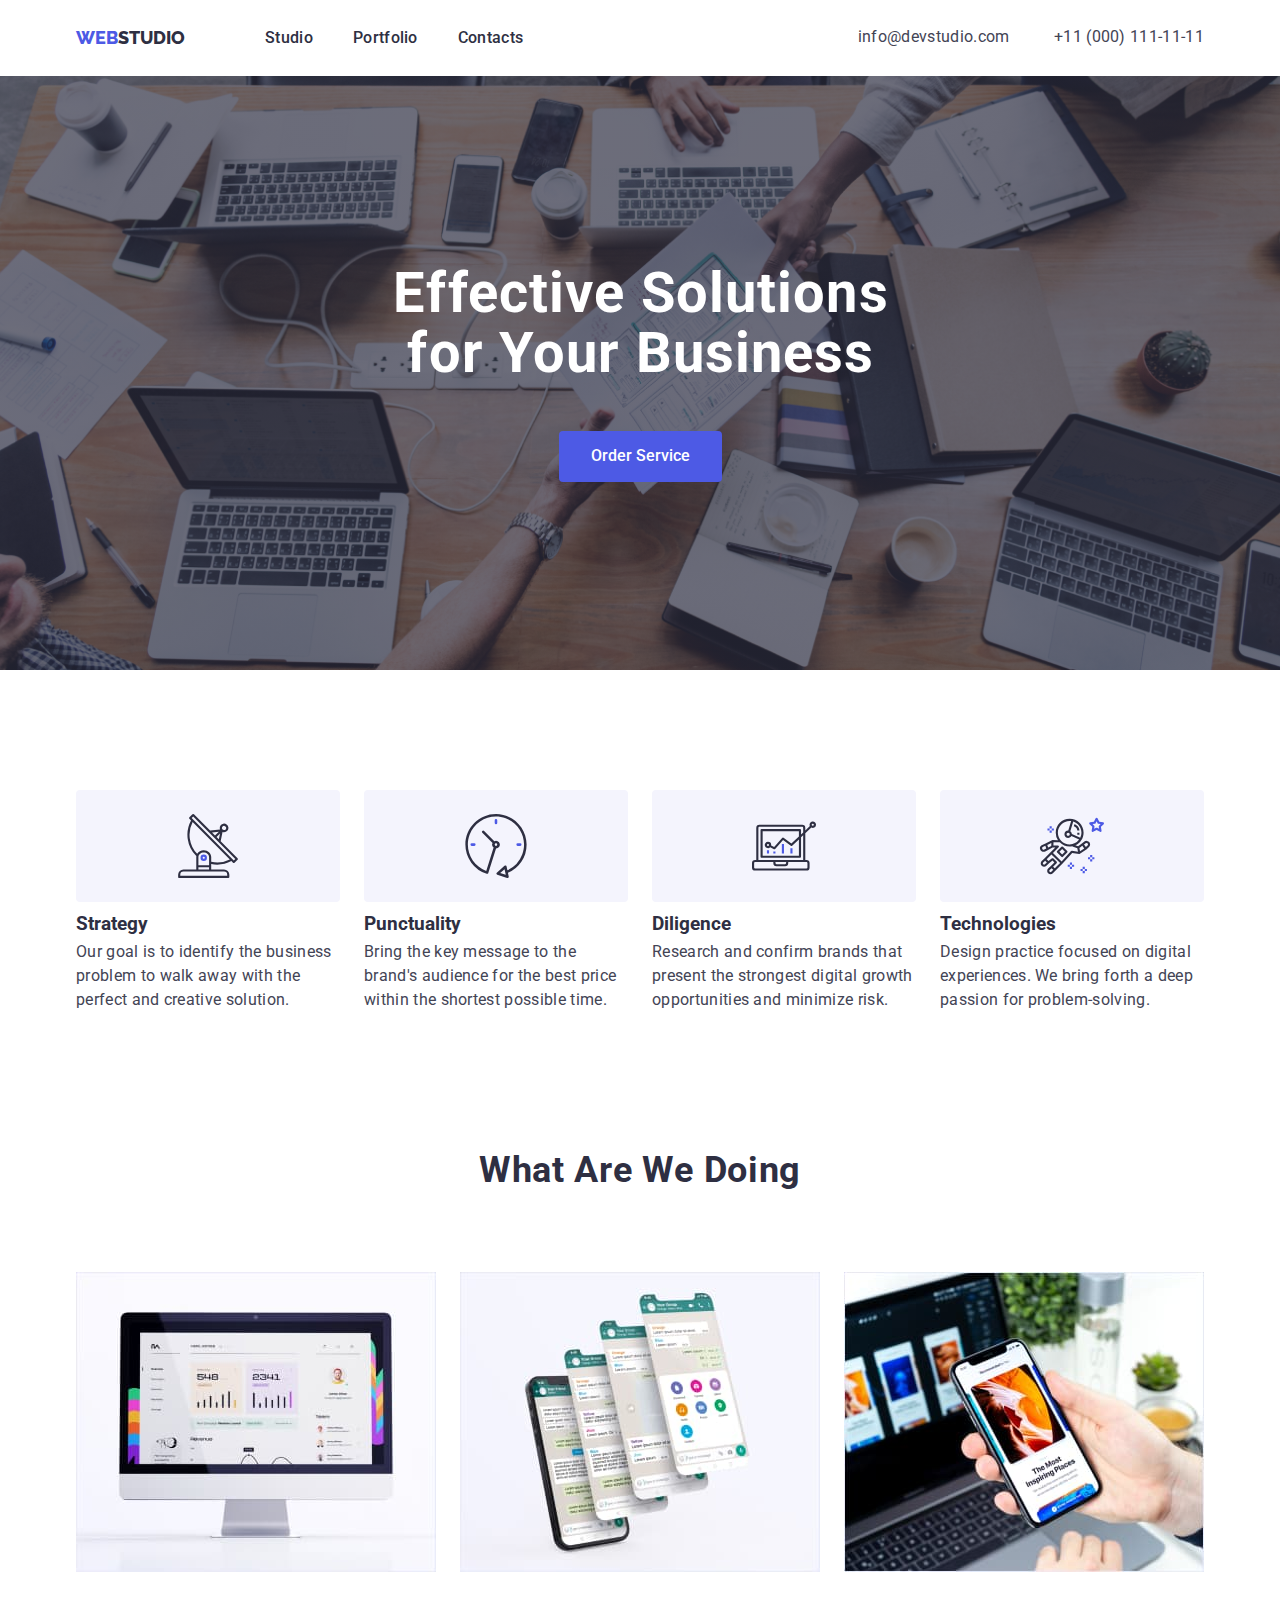
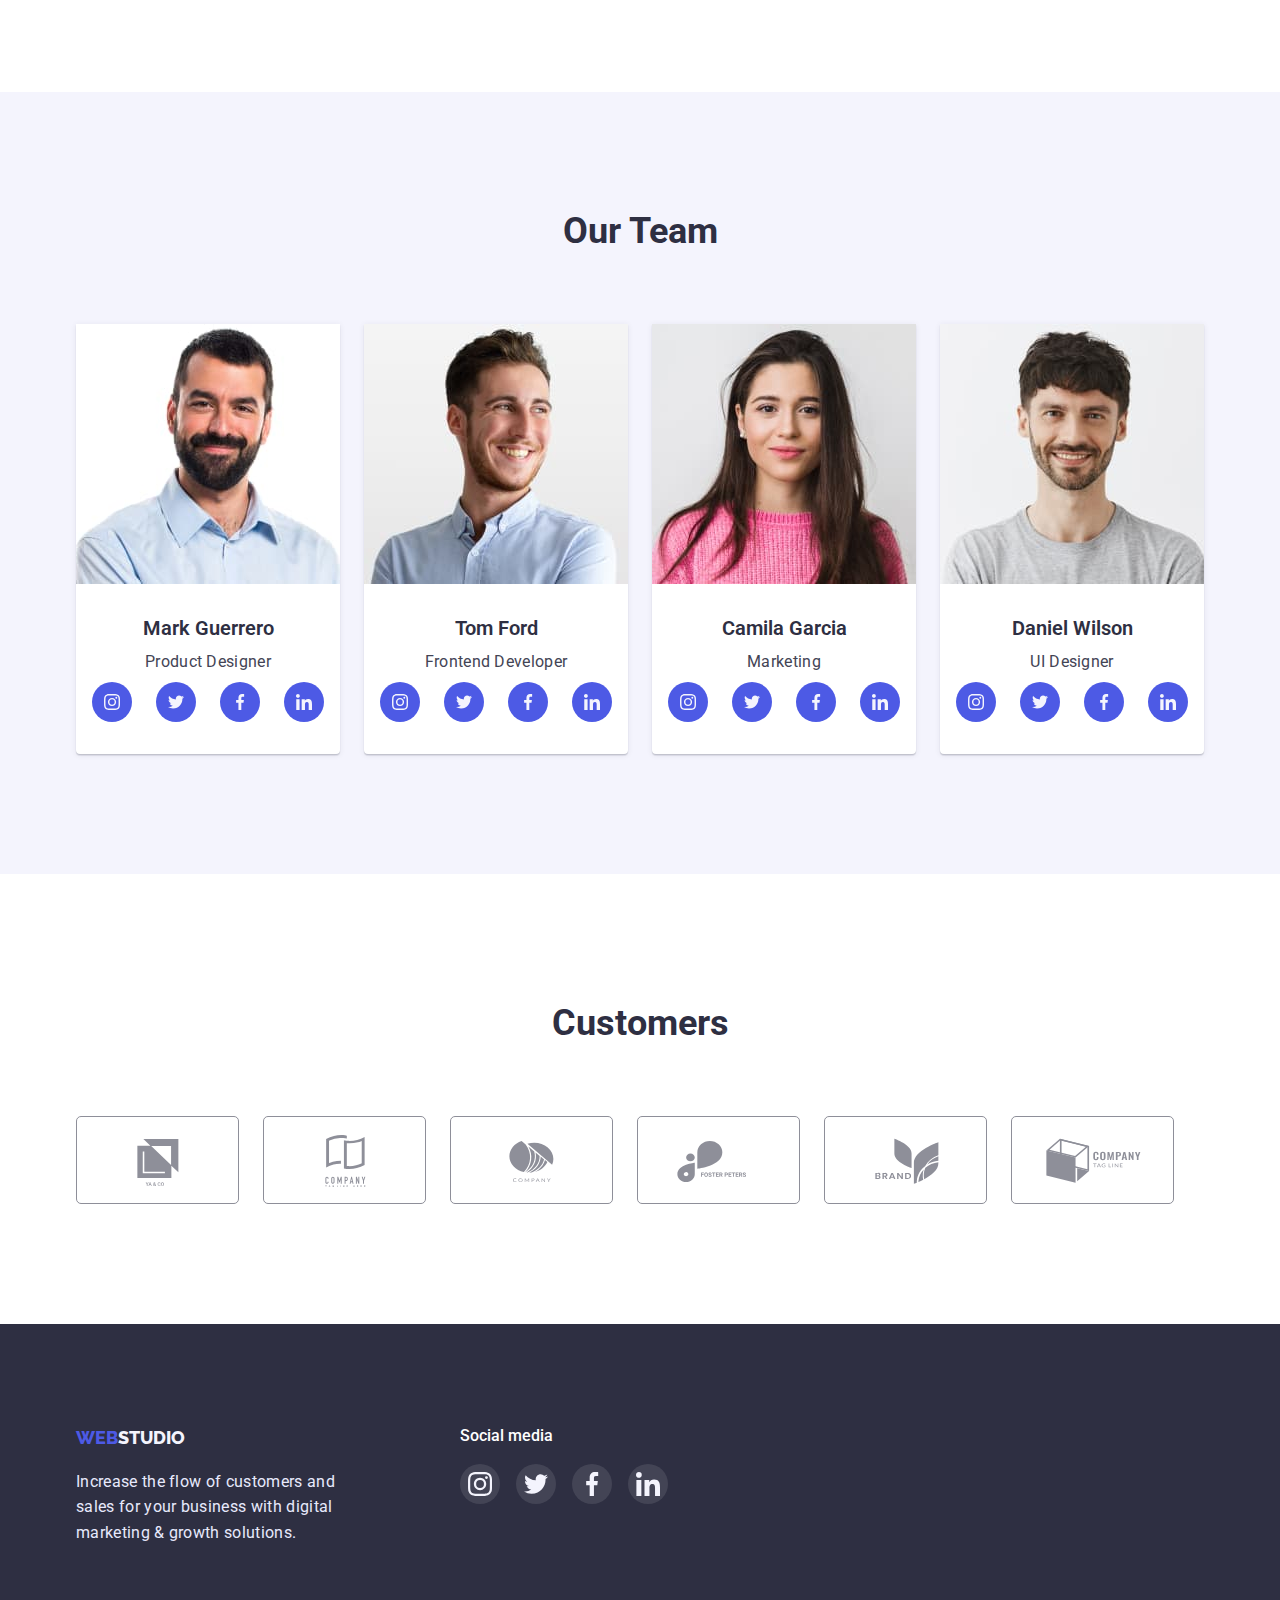
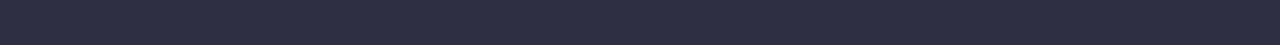
<file: index.html>
<!DOCTYPE html>
<html lang="en">
  <head>
    <meta charset="UTF-8">
    <meta http-equiv="X-UA-Compatible" content="IE=edge">
    <meta name="viewport" content="width=device-width, initial-scale=1.0">
    <title>WebStudio</title>
    <link rel="preconnect" href="https://fonts.googleapis.com">
    <link rel="preconnect" href="https://fonts.gstatic.com" crossorigin>
    <link href="https://fonts.googleapis.com/css2?family=Raleway:wght@800&family=Roboto:wght@400;500;700;900&display=swap" rel="stylesheet">
    <link rel="stylesheet" href="./styles/modern-normalize.css">
    <link rel="stylesheet" href="./styles/style.css">
  </head>
  <body class="site-body">
    <!--Header-->
    <header class="topline">
      <div class="container had-container">
        <nav class="style-navigation">
      <a class="logo link" href="./index.html">
        <span class="web">WEB</span>
        <span class="studio">STUDIO</span>
        </a>
      <!--Menu Nav-->
        <ul class="navigation list">
          <li class="header-nav"><a class="studio-nav link" href="./index.html">Studio</a></li>
          <li class="header-nav"><a class="portfolio-nav link" href="./portfolio.html">Portfolio</a></li>
          <li class="header-nav"><a class="contact-nav link" href="#">Contacts</a></li>
        </ul>
      </nav>
      <address class="contact-link">
        <a class="header-mail link" href="mailto:info@devstudio.com">info@devstudio.com</a>
        <a class="header-tel link" href="tel:+110001111111">+11 (000) 111-11-11</a>
      </address>
    </div>
    </header>

    <!--Main-->
    <main class="main-studio">

      <section class="mainheadder">
        <div class="container">
        <h1 class="title ">Effective Solutions for Your Business</h1>
        <button type="button" class="textbutton">Order Service</button>
      </div>
      </section>

      <!--Section1-->
      <section class="about">
        <div class="container">
        <h2 hidden class="section-two">Main Kontent With Sections</h2>
        <ul class="about-list abouthead list">
          <li class="about-item">
            <a href="" class="about-link link">
              <svg class="about-icon" widht="64" height="64">
                <use href="./img/icons.svg#icon-antenna"></use>
              </svg>
            </a>
            <h3 class="hhead">Strategy</h3>
            <p class="phead">
              Our goal is to identify the business problem to walk away with the
              perfect and creative solution.
            </p>
          </li>

          <li class="about-item">
            <a href="" class="about-link link">
              <svg class="about-icon" widht="64" height="64">
                <use href="./img/icons.svg#icon-clock"></use>
              </svg>
            </a>
            <h3 class="hhead">Punctuality</h3>
            <p class="phead">
              Bring the key message to the brand's audience for the best price
              within the shortest possible time.
            </p>
          </li>

          <li class="about-item">
            <a href="" class="about-link link">
              <svg class="about-icon" widht="64" height="64">
                <use href="./img/icons.svg#icon-diagram"></use>
              </svg>
            </a>
            <h3 class="hhead">Diligence</h3>
            <p class="phead">
              Research and confirm brands that present the strongest digital
              growth opportunities and minimize risk.
            </p>
          </li>

          <li class="about-item">
            <a href="" class="about-link link">
              <svg class="about-icon" widht="64" height="64">
                <use href="./img/icons.svg#icon-astronaut"></use>
              </svg>
            </a>
            <h3 class="hhead">Technologies</h3>
            <p class="phead">
              Design practice focused on digital experiences. We bring forth a
              deep passion for problem-solving.
            </p>
          </li>
        </ul>

        </div>
      </section>

      <!--Section2-->
      <section class="our-work">
        <div class="container">
        <h2 class="title-two">What are we doing</h2>
        <ul class="img-wedoing list">
          <!--img1-->
          <li >
            <img 
              src="img/img1.jpg"
              alt="коп'ютер зі статистикою"
            >
          </li>
        <!--img2-->
        <li >
          <img
            
            src="img/img2.jpg"
            alt="мобільний функціонал продукту"
          >
        </li>
        <!--img3-->
        <li >
          <img
            
            src="img/img3.jpg"
            alt="мобільний дизайн додатка"
          >
        </li>
      </ul>
     </div>
      </section>
 
      <!--Section3-->
      <section class="team">
        <div class="container">
        <h2 class="title-three">Our Team</h2>

        <ul  class="img-team list">
          <!--Mark-->
          <li class="backround-card-mainpage">
            <img
              src="img/MarkGuerrero.jpg"
              alt="альтернативний текст"
            > 
            <h3 class="title-team">Mark Guerrero</h3>
            <p class="text-team">Product Designer</p>
            <ul class="studio-soc-list list">
              <li class="studio-soc-item">
                <a href="" class="studio-soc-link link">
                  <svg class="studio-soc-icon" width="16" height="16">
                    <use href="./img/icons.svg#icon-instagram"></use>
                  </svg>
                </a>
              </li>
              <li class="studio-soc-item">
                <a href="" class="studio-soc-link link">
                  <svg class="studio-soc-icon" width="16" height="16">
                    <use href="./img/icons.svg#icon-twitter"></use>
                  </svg>
                </a>
              </li>
              <li class="studio-soc-item">
                <a href="" class="studio-soc-link link">
                  <svg class="studio-soc-icon" width="16" height="16">
                    <use href="./img/icons.svg#icon-facebook"></use>
                  </svg>
                </a>
              </li>
              <li class="studio-soc-item">
                <a href="" class="studio-soc-link link">
                  <svg class="studio-soc-icon" width="16" height="16">
                    <use href="./img/icons.svg#icon-linkedin"></use>
                  </svg>
                </a>
              </li>
            </ul>
          </li>
          
          <!--Tom-->
          <li class="backround-card-mainpage">
            <img
              src="img/TomFord.jpg"
              alt="альтернативний текст"
            >
            <h3 class="title-team">Tom Ford</h3>
            <p class="text-team">Frontend Developer</p>
            <ul class="studio-soc-list list">
              <li class="studio-soc-item">
                <a href="" class="studio-soc-link link">
                  <svg class="studio-soc-icon" width="16" height="16">
                    <use href="./img/icons.svg#icon-instagram"></use>
                  </svg>
                </a>
              </li>
              <li class="studio-soc-item">
                <a href="" class="studio-soc-link link">
                  <svg class="studio-soc-icon" width="16" height="16">
                    <use href="./img/icons.svg#icon-twitter"></use>
                  </svg>
                </a>
              </li>
              <li class="studio-soc-item">
                <a href="" class="studio-soc-link link">
                  <svg class="studio-soc-icon" width="16" height="16">
                    <use href="./img/icons.svg#icon-facebook"></use>
                  </svg>
                </a>
              </li>
              <li class="studio-soc-item">
                <a href="" class="studio-soc-link link">
                  <svg class="studio-soc-icon" width="16" height="16">
                    <use href="./img/icons.svg#icon-linkedin"></use>
                  </svg>
                </a>
              </li>
            </ul>
          </li>
          <!--Camila-->
          <li class="backround-card-mainpage">
            <img
              src="img/CamilaGarcia.jpg"
              alt="альтернативний текст"
            >
            <h3 class="title-team">Camila Garcia</h3>
            <p class="text-team">Marketing</p>
            <ul class="studio-soc-list list">
              <li class="studio-soc-item">
                <a href="" class="studio-soc-link link">
                  <svg class="studio-soc-icon" width="16" height="16">
                    <use href="./img/icons.svg#icon-instagram"></use>
                  </svg>
                </a>
              </li>
              <li class="studio-soc-item">
                <a href="" class="studio-soc-link link">
                  <svg class="studio-soc-icon" width="16" height="16">
                    <use href="./img/icons.svg#icon-twitter"></use>
                  </svg>
                </a>
              </li>
              <li class="studio-soc-item">
                <a href="" class="studio-soc-link link">
                  <svg class="studio-soc-icon" width="16" height="16">
                    <use href="./img/icons.svg#icon-facebook"></use>
                  </svg>
                </a>
              </li>
              <li class="studio-soc-item">
                <a href="" class="studio-soc-link link">
                  <svg class="studio-soc-icon" width="16" height="16">
                    <use href="./img/icons.svg#icon-linkedin"></use>
                  </svg>
                </a>
              </li>
            </ul>
          </li>
          <!--Daniel-->
          <li class="backround-card-mainpage">
            <img
              src="img/DanielWilson.jpg"
              alt="альтернативний текст"
            >
            <h3 class="title-team">Daniel Wilson</h3>
            <p class="text-team">UI Designer</p>
            <ul class="studio-soc-list list">
              <li class="studio-soc-item">
                <a href="" class="studio-soc-link link">
                  <svg class="studio-soc-icon" width="16" height="16">
                    <use href="./img/icons.svg#icon-instagram"></use>
                  </svg>
                </a>
              </li>
              <li class="studio-soc-item">
                <a href="" class="studio-soc-link link">
                  <svg class="studio-soc-icon" width="16" height="16">
                    <use href="./img/icons.svg#icon-twitter"></use>
                  </svg>
                </a>
              </li>
              <li class="studio-soc-item">
                <a href="" class="studio-soc-link link">
                  <svg class="studio-soc-icon" width="16" height="16">
                    <use href="./img/icons.svg#icon-facebook"></use>
                  </svg>
                </a>
              </li>
              <li class="studio-soc-item">
                <a href="" class="studio-soc-link link">
                  <svg class="studio-soc-icon" width="16" height="16">
                    <use href="./img/icons.svg#icon-linkedin"></use>
                  </svg>
                </a>
              </li>
            </ul>
          </li>
        </ul>
        </div>
      </section>

      <!--Section4-->
      <section class="cust">
        <div class="container">
          <h2 class="title-four">Customers</h2>
            <ul class="cust-list list">
              <li class="cust-item">
                <a href="" class="cust-link link">
                  <svg class="cust-icon" width="104" height="56">
                    <use href="./img/icons.svg#icon-Logo-first"></use>
                  </svg>
                </a>
              </li>
              <li class="cust-item">
                <a href="" class="cust-link link">
                  <svg class="cust-icon" width="104" height="56">
                    <use href="./img/icons.svg#icon-Logo-sec"></use>
                  </svg>
                </a>
              </li>
              <li class="cust-item">
                <a href="" class="cust-link link">
                  <svg class="cust-icon" width="104" height="56">
                    <use href="./img/icons.svg#icon-Logo-th"></use>
                  </svg>
                </a>
              </li>
              <li class="cust-item">
                <a href="" class="cust-link link">
                  <svg class="cust-icon" width="104" height="56">
                    <use href="./img/icons.svg#icon-Logo-for"></use>
                  </svg>
                </a>
              </li>
              <li class="cust-item">
                <a href="" class="cust-link link">
                  <svg class="cust-icon" width="104" height="56">
                    <use href="./img/icons.svg#icon-Logo-fiv"></use>
                  </svg>
                </a>
              </li>
              <li class="cust-item">
                <a href="" class="cust-link link">
                  <svg class="cust-icon"  width="104" height="56">
                    <use href="./img/icons.svg#icon-Logo-six"></use>
                  </svg>
                </a>
              </li>
            </ul>
        </div>
      </section>

    </main>

    <!--Footer-->
    <footer class="footer">

      <div class="wrap-footer container">

        <!--FOOTER LOGO-->
      <div class="foot-logo">
      <a class="logo-footer link" href="./index.html"
        ><span class="web-footer">WEB</span><span class="studio-footer">STUDIO</span>
        </a> 
      <p class="footertext">
        Increase the flow of customers and sales for your business with digital
        marketing & growth solutions.
      </p>
    </div>

<!--FOOTER SOC_LINK-->
<div class="soc-link-footer">
  <h3 class="title-footer-soc">Social media</h3>
  <ul class="footer-soc-list list">
    
    <li class="footer-soc-item">
      <a href="" class="footer-soc-link link">
        <svg class="footer-soc-icon" width="24" height="24">
          <use href="./img/icons.svg#icon-instagram"></use>
        </svg>
      </a>
    </li>
    <li class="footer-soc-item">
      <a href="" class="footer-soc-link link">
        <svg class="sfooter-soc-icon" width="24" height="24">
          <use href="./img/icons.svg#icon-twitter"></use>
        </svg>
      </a>
    </li>
    <li class="footer-soc-item">
      <a href="" class="footer-soc-link link">
        <svg class="sfooter-soc-icon" width="24" height="24">
          <use href="./img/icons.svg#icon-facebook"></use>
        </svg>
      </a>
    </li>
    <li class="footer-soc-item">
      <a href="" class="footer-soc-link link">
        <svg class="sfooter-soc-icon" width="24" height="24">
          <use href="./img/icons.svg#icon-linkedin"></use>
        </svg>
      </a>
    </li>
  </ul>
</div>

      </div>

    </footer>
  </body>
</html>
</file>
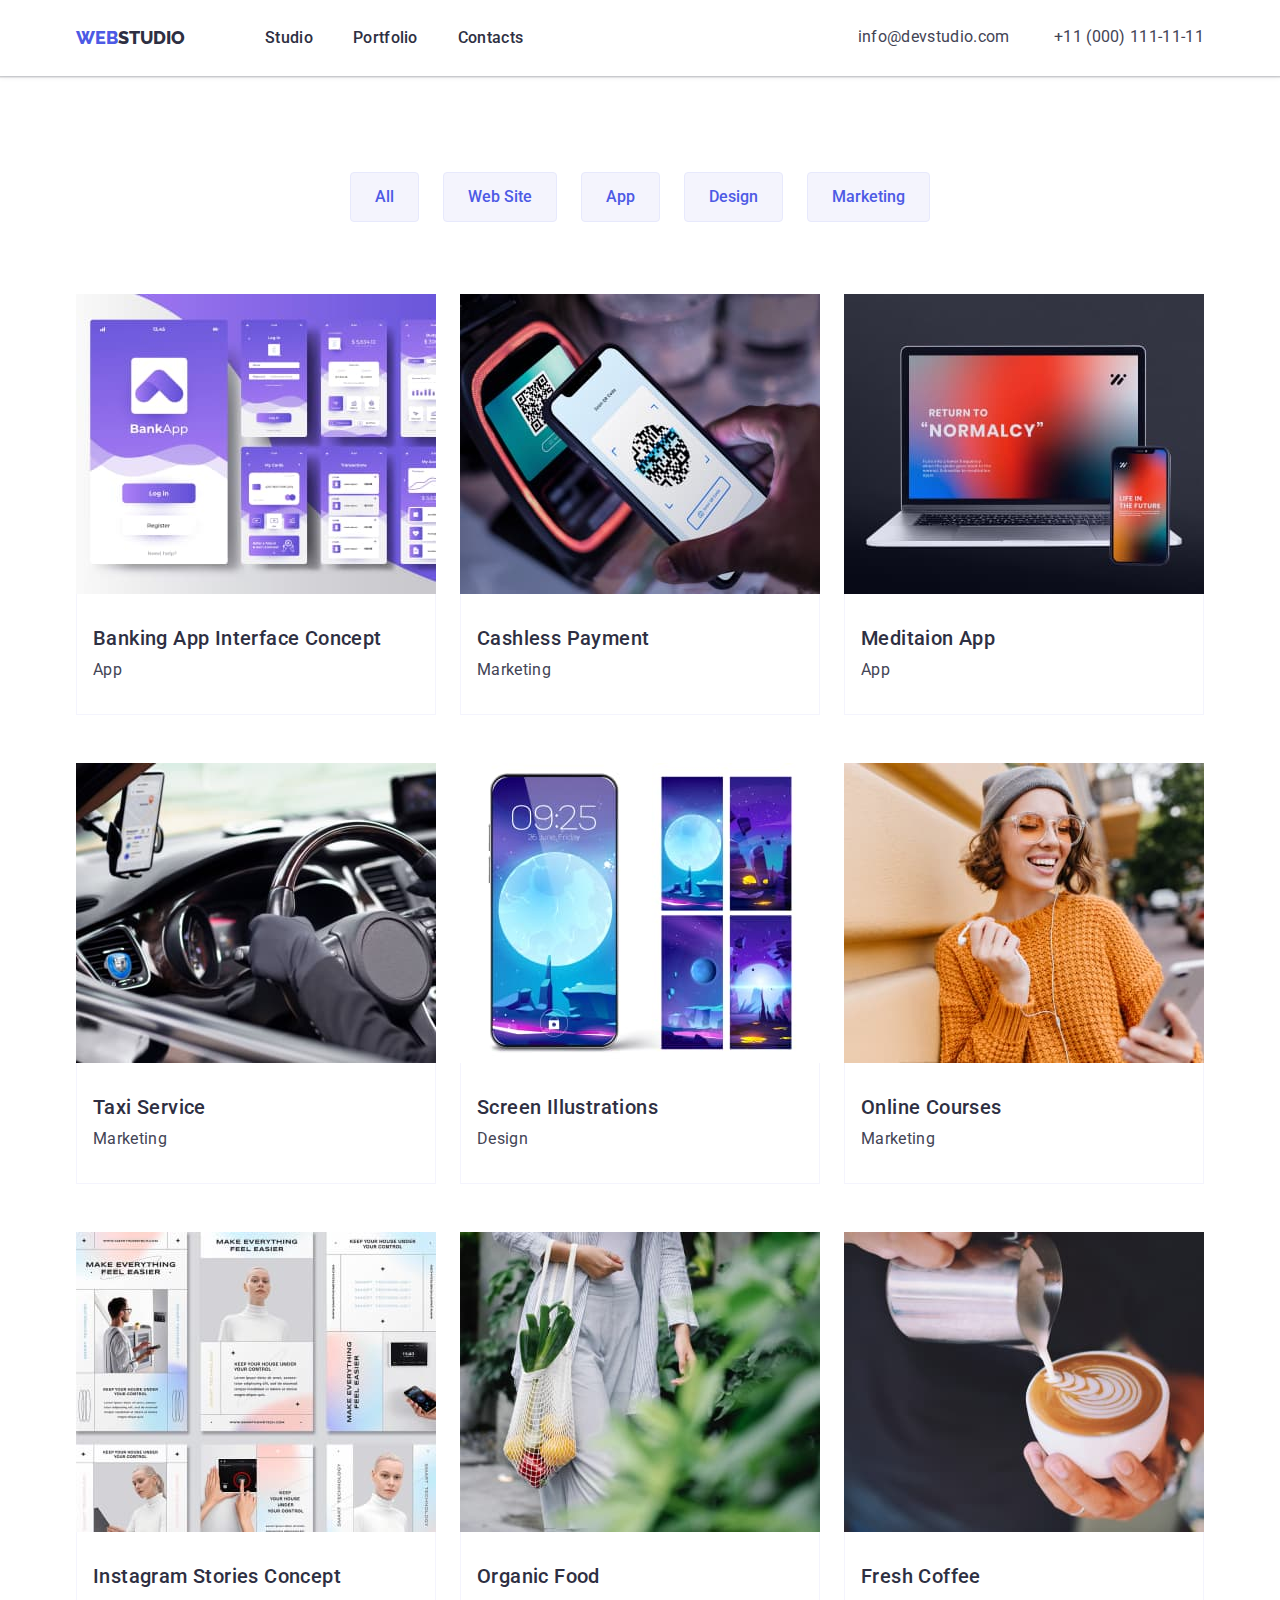
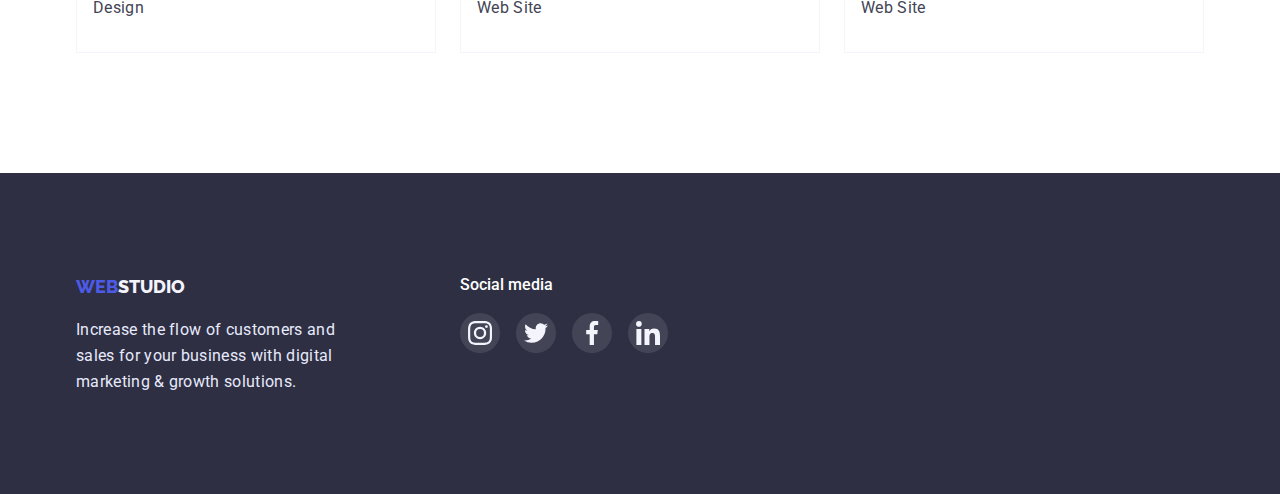
<file: portfolio.html>
<!DOCTYPE html>
<html lang="en">
<head>
    <meta charset="UTF-8">
    <meta http-equiv="X-UA-Compatible" content="IE=edge">
    <meta name="viewport" content="width=device-width, initial-scale=1.0">
    <title>Portfolio</title>
    <link rel="preconnect" href="https://fonts.googleapis.com">
    <link rel="preconnect" href="https://fonts.gstatic.com" crossorigin>
    <link href="https://fonts.googleapis.com/css2?family=Raleway:wght@800&family=Roboto:wght@400;500;700;900&display=swap" rel="stylesheet">
    <link rel="stylesheet" href="./styles/modern-normalize.css">
    <link rel="stylesheet" href="./styles/style.css">
</head>
<body class="site-body">
    <!--Header-->
    <header class="topline">
        <div class="container had-container">
          <nav class="style-navigation">
        <a class="logo link" href="./index.html">
          <span class="web">WEB</span>
          <span class="studio">STUDIO</span>
          </a>
        <!--Menu Nav-->
          <ul class="navigation list">
            <li class="header-nav"><a class="studio-nav link" href="./index.html">Studio</a></li>
            <li class="header-nav"><a class="portfolio-nav link" href="./portfolio.html">Portfolio</a></li>
            <li class="header-nav"><a class="contact-nav link" href="#">Contacts</a></li>
          </ul>
        </nav>
        <address class="contact-link">
          <a class="header-mail link" href="mailto:info@devstudio.com">info@devstudio.com</a>
          <a class="header-tel link" href="tel:+110001111111">+11 (000) 111-11-11</a>
        </address>
      </div>
      </header>

    <main>
      <!--Main-->
      <h1 hidden>FILTERS</h1>
        <!--Menu FILTER-->
        <section class="filters">
            <div class="container"> <!--conteiner замінив-->
            <ul class="nav-portfolio list">
                <li class="button-filters"><button type="button" class="button-text">All</button></li>
                <li class="button-filters"><button  type="button" class="button-text">Web Site</button></li>
                <li class="button-filters"><button  type="button" class="button-text">App</button></li>
                <li class="button-filters"><button  type="button" class="button-text">Design</button></li>
                <li class="button-filters"><button  type="button" class="button-text">Marketing</button></li>
            </ul>

      
<!--MAIN CONTENT PORTFOLIO-->
<h2 hidden>MAIN KONTENT</h2> 
        <ul class="portfolio-content list">
            <li class="pictures-content">
              <a>
                    <img src="img/banking-app-interface-concept.jpg" class="pic-size" alt="макет додатку">
                  <div class="content-card-pic">
                    <h3 class="portfolio-title">Banking App Interface Concept</h3>
                    <p class="portfolio-text">App</p>
                  </div>
                </a>
            </li>
            <li class="pictures-content">
                <a>
                    <img src="img/cashless-payment.jpg"  class="pic-size" alt="телефон зі штрих-кодом">
                  <div class="content-card-pic">
                    <h3 class="portfolio-title"> Cashless Payment</h3>
                    <p class="portfolio-text">Marketing</p>
                  </div>
              </a>
            </li>
            <li class="pictures-content">
                <a>
                    <img src="img/meditaion-app.jpg"  class="pic-size" alt="копьютер та смартфон з додатком">
                  <div class="content-card-pic">
                    <h3 class="portfolio-title">Meditaion App</h3>
                    <p class="portfolio-text">App</p>
                  </div>
                </a>
            </li>
            <li class="pictures-content">
                <a>
                    <img src="img/taxi-service.jpg" class="pic-size" alt="місце водія">
                  <div class="content-card-pic">
                    <h3 class="portfolio-title">Taxi Service</h3>
                    <p class="portfolio-text">Marketing</p>
                  </div>
                </a>
            </li>
            <li class="pictures-content">
                <a>
                    <img src="img/screen-illustrations.jpg" class="pic-size" alt="обої для смартфона">
                  <div class="content-card-pic">
                    <h3 class="portfolio-title">Screen Illustrations</h3>
                    <p class="portfolio-text">Design</p>
                  </div>
                </a>
            </li>
            <li class="pictures-content">
                <a>
                    <img src="img/online-courses.jpg" class="pic-size" alt="дівчина у помаранчевому">
                  <div class="content-card-pic">
                    <h3 class="portfolio-title">Online Courses</h3>
                    <p class="portfolio-text">Marketing</p>
                  </div>
                </a>
            </li>
            <li class="pictures-content">
                <a>
                    <img src="img/instagram-stories-concept.jpg" class="pic-size" alt="концепт инста-сторіс">
                  <div class="content-card-pic">
                    <h3 class="portfolio-title">Instagram Stories Concept</h3>
                    <p class="portfolio-text">Design</p>
                  </div>
                </a>
            </li>
            <li class="pictures-content">
                <a>
                    <img src="img/organic-food.jpg" class="pic-size" alt="еко-сумка з їжею">
                  <div class="content-card-pic">
                    <h3 class="portfolio-title">Organic Food</h3>
                    <p class="portfolio-text">Web Site</p>
                  </div>
                </a>
            </li>
            <li class="pictures-content">
                <a>
                    <img src="img/fresh-coffee.jpg" class="pic-size" alt="кофе з малюнком">
                  <div class="content-card-pic">
                    <h3 class="portfolio-title">Fresh Coffee</h3>
                    <p class="portfolio-text">Web Site</p>
                  </div>
                </a>
            </li>
        </ul>
    </div>
    </section>
    </main>
       <!--Footer-->
    <footer class="footer">

      <div class="wrap-footer container">

        <!--FOOTER LOGO-->
      <div class="foot-logo">
      <a class="logo-footer link" href="./index.html"
        ><span class="web-footer">WEB</span><span class="studio-footer">STUDIO</span>
        </a> 
      <p class="footertext">
        Increase the flow of customers and sales for your business with digital
        marketing & growth solutions.
      </p>
    </div>

<!--FOOTER SOC_LINK-->
<div class="soc-link-footer">
  <h3 class="title-footer-soc">Social media</h3>
  <ul class="footer-soc-list list">
    
    <li class="footer-soc-item">
      <a href="" class="footer-soc-link link">
        <svg class="footer-soc-icon" width="24" height="24">
          <use href="./img/icons.svg#icon-instagram"></use>
        </svg>
      </a>
    </li>
    <li class="footer-soc-item">
      <a href="" class="footer-soc-link link">
        <svg class="sfooter-soc-icon" width="24" height="24">
          <use href="./img/icons.svg#icon-twitter"></use>
        </svg>
      </a>
    </li>
    <li class="footer-soc-item">
      <a href="" class="footer-soc-link link">
        <svg class="sfooter-soc-icon" width="24" height="24">
          <use href="./img/icons.svg#icon-facebook"></use>
        </svg>
      </a>
    </li>
    <li class="footer-soc-item">
      <a href="" class="footer-soc-link link">
        <svg class="sfooter-soc-icon" width="24" height="24">
          <use href="./img/icons.svg#icon-linkedin"></use>
        </svg>
      </a>
    </li>
  </ul>
</div>

      </div>

    </footer>


    
</body>
</html>
</file>
<file: styles/style.css>
:root{
--first-title-color: #FFFFFF;
--second-title-color:#2E2F42;
--first-btn-color: #4D5AE5;
--second-btn-color: #404BBF;
--typical-lh: 1.33
--lh:var(--typical-lh)
}


/*---------зброс марженів та маденгів-------------*/
p, h1, h2, h3, h4, h5, h6 {
    margin: 0;
}
ul{
    margin: 0;
    padding-left: 0;
}

body{
    font-family: 'Roboto', normal;
    background: #FFFFFF;
    color: #2E2F42;
    color: #4D5AE5;
    color: #434455;
    line-height: 1.33;
    line-height: 1.5;
    line-height: 1.6;
}

img{
    display: block;
    width: 100%;
    height: auto;
}
/*---------Header-Topline--------------*/

.list{
    list-style: none;
}

.link{
    text-decoration: none;
}

.container{
    width: 1158px;
    padding-left: 15px;
    padding-right: 15px;
    outline: 1px;
    margin: 0 auto;
   /*-outline: 1px solid red;-*/
}

/*-----SHABLON-TOP-LINE-------*/
.topline {
    padding-top: 25px;
    padding-bottom: 25px;
    box-shadow: 0px 2px 1px
    rgba(46, 47, 66, 0.08), 0px 1px 1px
    rgba(46, 47, 66, 0.16), 0px 1px 6px 
    rgba(46, 47, 66, 0.08);
}

.had-container {
    display: flex;
}
.style-navigation {
    margin-right: auto;
    display: flex;
    align-items: center;
}

.style-navigation {
    display: flex;
}

.logo {
    display: flex;
    margin-right: 80px;
}

.web {
    font-family: 'Raleway';
    font-style: normal;
    font-weight: 800;
    font-size: 18px;
    line-height: 1.33;
    color: #4D5AE5;
}

.studio { 
    font-family: 'Raleway';
    font-style: normal;
    font-weight: 800;
    font-size: 18px;
    line-height: 1.33;
    color: #2E2F42;
}


.navigation{
    display: flex;
    flex-direction: row;
    gap: 40px;
}

.header-nav{ 
    font-family: 'Roboto';
    font-style: normal;
    font-weight: 500;
    letter-spacing: 0.02em;
}

.studio-nav{
    font-size: 16px;
    line-height: 1.5;
    color: #2E2F42;
    letter-spacing: 0.02em;
}


.portfolio-nav{
    font-size: 16px;
    line-height: 1.5;
    color: #2E2F42;
    letter-spacing: 0.02em;
}

.contact-nav{
    font-size: 16px;
    line-height: 1.5;
    color: #2E2F42;
    letter-spacing: 0.02em;
}

.contact-link{
    font-style: normal;
    font-weight: 400;
    font-size: 16px;
    line-height: 1.5;   
    letter-spacing: 0.02em;
}

.studio-nav:hover,
.portfolio-nav:hover,
.contact-nav:hover,
.studio-nav:focus,
.portfolio-nav:focus,
.contact-nav:focus{
    color: #404BBF;
}

.header-mail{
    margin-right: 40px;
color: #434455;
}


.header-tel{
    color: #434455;
}

.header-tel:hover,
.header-mail:hover,
.header-tel:focus,
.header-mail:focus{
    color: #404BBF;
}

/*-------MAIN BLACK BOX--------*/

.mainheadder{
    padding-top: 188px;
    padding-bottom: 188px;
    text-align: center;
    background: #2E2F42;
    background-image: linear-gradient(
        rgba(46, 47, 66, 0.7),
        rgba(46, 47, 66, 0.7)), 
     url(../img/people-office-background.jpg);
    background-repeat: no-repeat;
    background-position: center;
    background-size: cover;
    max-width: 1600px;
    margin: 0 auto;
}




.title{ 
margin-left: 317px;
width: 496px;
font-weight: 700;
font-size: 56px;
line-height: 1.07;
letter-spacing: 0.02em;
color: #FFFFFF;
}

.textbutton{
    margin-top: 48px;
    font-family: inherit;
    font-style: normal;
    padding: 16px 32px;
    font-weight: 500;
    font-size: 16px;
    line-height: 1.18;
    color: #FFFFFF;
    background: #4D5AE5;
    border-radius: 4px;
    border:none;
    cursor: pointer; 
}



.textbutton:hover,
.textbutton:focus{
    background-color: #404BBF;
    box-shadow: 0px 4px 4px rgba(0, 0, 0, 0.15);
} 


/*--------------Section1--------*/

.abouthead {
   padding-bottom: 120px;

}

.about-list {
    padding-top: 120px;
    justify-content: center;
    display: flex;
    gap: 24px;
}

.about-item {
    width: 264px;
    height: 112px;
}
.about-link {
    width: 100%;
    height: 100%;
    background-color: #F4F4FD;
    border-radius: 4px;
    display: flex;
    align-items: center;
    justify-content: center;
}
/*--------
.about-icon { ------ якщо потрібно задати колір 
    fill: #8E8F99;   черз стилі, видаліть fill у спрайті 
}--*/

.hhead{
    color: #2E2F42;
    margin-top: 8px;
}

.phead{
    width: 264px;
    font-family: 'Roboto';
    font-style: normal;
    font-weight: 400;
    font-size: 16px;
    line-height: 1.5;

    letter-spacing: 0.02em;
    color: #434455;
}

/*--------------Section2--------*/
.our-work{
padding-top: 120px;
padding-bottom: 120px;
}
.title-two{
margin-bottom: 72px;
font-weight: 700;
font-size: 36px;
text-align: center;
letter-spacing: 0.02em;
text-transform: capitalize;

color: #2E2F42;
}

.img-wedoing{
gap: 24px;
display: flex;
padding: 0px;

}

/*--------------Section3--------*/
.team{
    padding-bottom: 120px;
    padding-top: 120px;
    background: right #F4F4FD;
    
}

.title-three{
    margin-bottom: 72px;
    text-align: center;
    font-weight: 700;
    font-size: 36px;
    line-height: 1.11;
    color: #2E2F42;

}

.img-team{
    display: flex;
    gap: 24px;    

}

.backround-card-mainpage{
    background: #FFFFFF;
    box-shadow: 0px 1px 6px 
    rgba(46, 47, 66, 0.08), 0px 1px 1px 
    rgba(46, 47, 66, 0.16), 0px 2px 1px 
    rgba(46, 47, 66, 0.08);
    border-radius: 0px 0px 4px 4px;
}

.title-team{
margin-top: 32px;
font-family: 'Roboto';
font-style: normal;
font-weight: 600;
font-size: 20px;
line-height: 1.2;
text-align: center;
color: #2E2F42;
}

.text-team{
    margin-top: 10px;
    font-family: 'Roboto';
font-style: normal;
font-weight: 400;
font-size: 16px;
line-height: 1.5;
text-align: center;
letter-spacing: 0.02em;
color: #434455;
margin-bottom: 8px;
}
.studio-soc-list {
    display: flex;
    justify-content: center;
    gap: 24px;
    padding-bottom: 32px;
    
}

.studio-soc-item {
    width: 40px;
    height: 40px;
}
.studio-soc-link {
    width: 100%;
    height: 100%;
    background-color: #4D5AE5;
    border-radius: 50%;
    display: flex;
    align-items: center;
    justify-content: center;
    fill: #F4F4FD;

}

.studio-soc-item{
    fill: #F4F4FD;
}

.studio-soc-link:hover,
.studio-soc-link:focus{
background-color:#404BBF;
}

/*-----SECTION 4---*/
.cust {
    padding-top: 130px;
    padding-bottom: 120px;
}

.title-four {
    margin-bottom: 72px;
    font-family: 'Roboto';
    font-style: normal;
    text-align: center;
    font-weight: 700;
    font-size: 36px;
    line-height: 1.11;
    color: #2E2F42;
}
.cust-list {
    display: flex;
    gap: 24px;
}

.cust-item {
    width: calc((100% - 150px)/6);
    height: 88px;
}
.cust-link {
    width: 100%;
    height: 100%;
    border: 1px solid #8E8F99;
    border-radius: 5px;
    display: flex;
    align-items: center;
    justify-content: center;
}


.cust-icon {
    fill: #8E8F99;
}

.cust-link:hover,
.cust-link:focus {
    border-color: #404BBF;
}
.cust-link:focus .cust-icon{
    fill: #404BBF;
}
.cust-link:hover .cust-icon{
    fill: #404BBF;
}


/*--------------Footer--------*/
footer{
background: #2E2F42;
}


.foot-logo{
    padding-top: 100px;
    padding-bottom: 100px;
}

.logo-footer{
    font-family: 'Raleway';
    font-style: normal;
    display: flex;
    align-items: flex-start;
}

.web-footer{  
font-weight: 800;
font-size: 18px;
line-height: 1.6;
color: #4D5AE5;
}

.studio-footer{
font-weight: 800;
font-size: 18px;
line-height: 1.6;
color: #F4F4FD;
}


/*SOCIAL MEDIA FOOTER*/
.wrap-footer{
    display: flex;
}

.soc-link-footer{
    margin-left: 120px;
    padding-top: 100px;

}

.title-footer-soc{
    color: #FFFFFF;
    font-family: 'Roboto';
    font-style: normal;
    font-weight: 500;
    font-size: 16px;
    line-height: 1.5;
    margin-bottom: 16px;
}

.footer-soc-list {
    display: flex;
    gap: 16px;

}


.footer-soc-item {
    width: 40px;
    height: 40px;    
}

.footer-soc-link {
    width: 100%;
    height: 100%;
    background-color: rgba(255, 255, 255, 0.1);
    border-radius: 50%;
    display: flex;
    align-items: center;
    justify-content: center;
    fill: #F4F4FD;
}

.footer-soc-icon{
    fill: #F4F4FD;
}

.footer-soc-link:hover,
.footer-soc-link:focus{
background-color:#31D0AA;
}

.footertext{
width: 264px;
margin-top: 16px;
word-wrap: break-word;
font-family: 'Roboto';
font-style: normal;
font-weight: 400;
font-size: 16px;
line-height: 1.6;
letter-spacing: 0.02em;
color: #E7E9FC;
}

/*--------------PORTFOLIO--------*/

.nav-portfolio{
    justify-content: center;
    margin-bottom: 72px;
    display: flex;
    gap: 24px;
}

.filters{
    padding-top: 96px; ;
}

.button-text{
padding: 12px 24px;
font-family: 'Roboto';
font-style: normal;
font-weight: 500;
font-size: 16px;
line-height: 1.5;
}


.button-text{
    color: #4D5AE5;
  background: #F4F4FD;
  border: 1px solid #E7E9FC;
  border-radius: 4px;
  cursor: pointer;
}

.button-text:hover{
    box-shadow: 0px 3px 1px 
    rgba(0, 0, 0, 0.1), 0px 2px 1px 
    rgba(0, 0, 0, 0.08), 0px 2px 2px 
    rgba(0, 0, 0, 0.12);
}


.button-text:focus,
.button-text:hover{
    border-color: #404BBF;;
    color: #FFFFFF;
    background-color: #404BBF;
    box-shadow: 0px 3px 1px 
    rgba(0, 0, 0, 0.1), 0px 2px 1px 
    rgba(0, 0, 0, 0.08), 0px 2px 2px 
    rgba(0, 0, 0, 0.12);
}

/*-------MAIN CONTENT PORTFOLIO--------*/

.portfolio-content{
    padding-bottom: 120px;
    display: flex;
    flex-wrap: wrap;
    gap: 48px 24px;
}


.pic-size{
    width: 360px;
}


.content-card-pic{
border: 0.5px solid #F4F4FD;
border-top: 0;
}

.pictures-content:hover{
    box-shadow: 0px 1px 6px rgba(46, 47, 66, 0.08);
    cursor: pointer;
}

.portfolio-title,
.portfolio-text{
    font-family: 'Roboto';
    font-style: normal;
    letter-spacing: 0.02em;
    padding-left: 16px;
}

.portfolio-title{
padding-top: 32px;
margin-bottom: 8px;
font-weight: 500;
font-size: 20px;
line-height: 1.2;
color: #2E2F42;
}

.portfolio-text{
    padding-bottom: 32px;
    font-weight: 400;
    font-size: 16px;
    line-height: 1.5;
    color: #434455;
}
/*--------------FOOTER-PORTFOLIO------------*/
</file>
